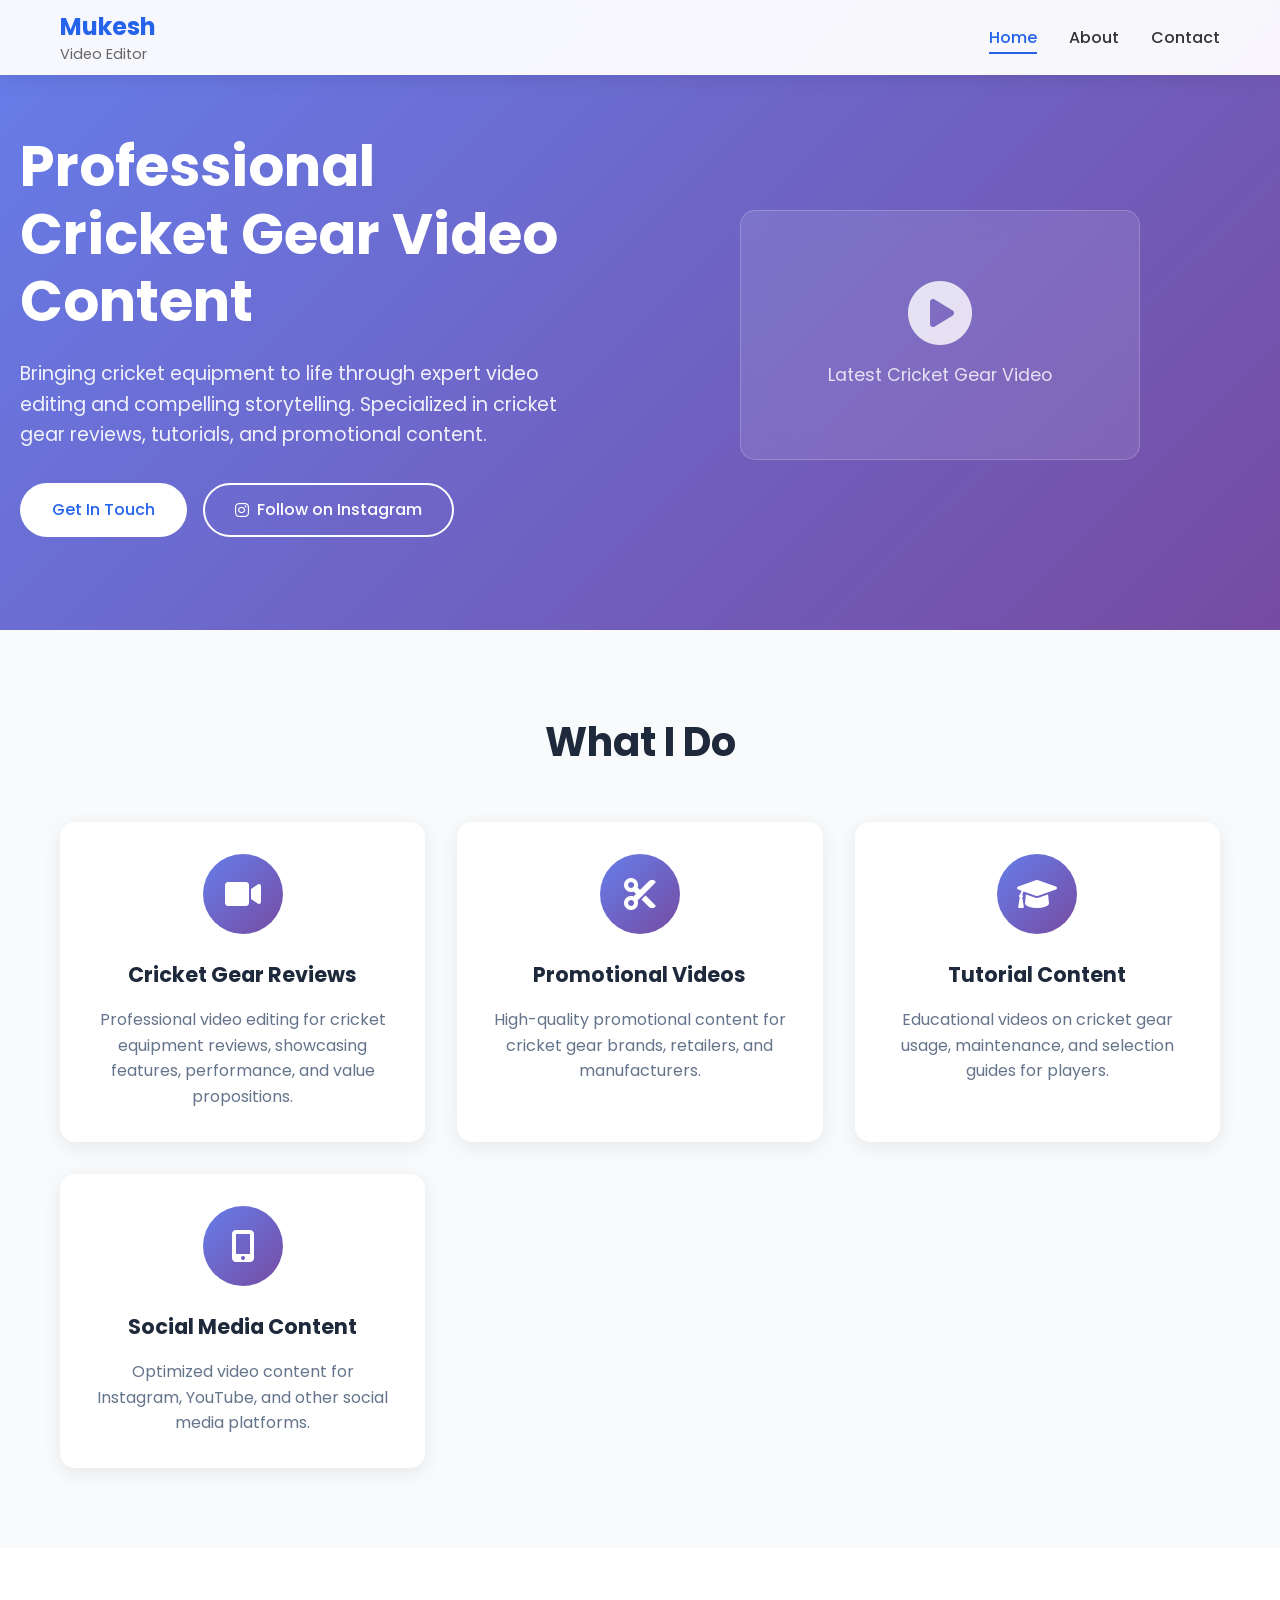
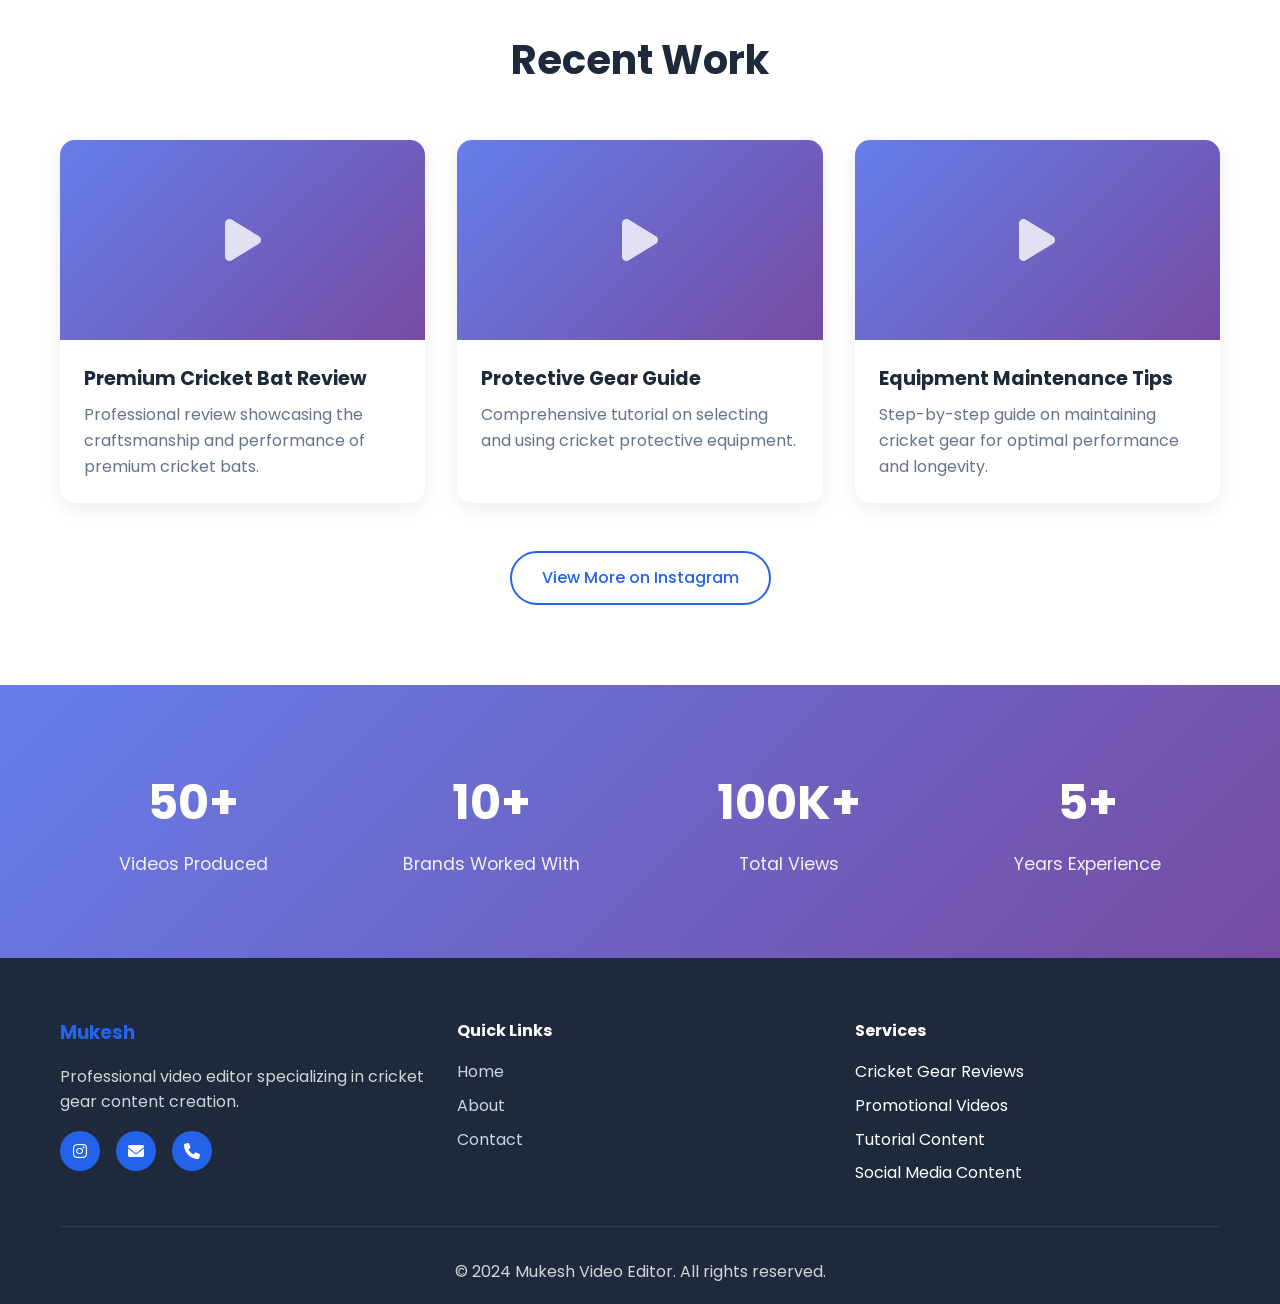
<file: index.html>
<!DOCTYPE html>
<html lang="en">
<head>
    <meta charset="UTF-8">
    <meta name="viewport" content="width=device-width, initial-scale=1.0">
    <title>Mukesh - Professional Video Editor | Cricket Gear Content Creator</title>
    <link rel="stylesheet" href="styles.css">
    <link href="https://cdnjs.cloudflare.com/ajax/libs/font-awesome/6.0.0/css/all.min.css" rel="stylesheet">
    <link href="https://fonts.googleapis.com/css2?family=Poppins:wght@300;400;500;600;700&display=swap" rel="stylesheet">
</head>
<body>
    <nav class="navbar">
        <div class="nav-container">
            <div class="nav-logo">
                <h2>Mukesh</h2>
                <span>Video Editor</span>
            </div>
            <ul class="nav-menu">
                <li class="nav-item">
                    <a href="index.html" class="nav-link active">Home</a>
                </li>
                <li class="nav-item">
                    <a href="about.html" class="nav-link">About</a>
                </li>
                <li class="nav-item">
                    <a href="contact.html" class="nav-link">Contact</a>
                </li>
            </ul>
            <div class="hamburger">
                <span class="bar"></span>
                <span class="bar"></span>
                <span class="bar"></span>
            </div>
        </div>
    </nav>

    <main>
        <!-- Hero Section -->
        <section class="hero">
            <div class="hero-content">
                <h1>Professional Cricket Gear Video Content</h1>
                <p>Bringing cricket equipment to life through expert video editing and compelling storytelling. Specialized in cricket gear reviews, tutorials, and promotional content.</p>
                <div class="hero-buttons">
                    <a href="contact.html" class="btn btn-primary">Get In Touch</a>
                    <a href="https://instagram.com/mukesh_videoeditor" target="_blank" class="btn btn-secondary">
                        <i class="fab fa-instagram"></i> Follow on Instagram
                    </a>
                </div>
            </div>
            <div class="hero-image">
                <div class="video-placeholder">
                    <i class="fas fa-play-circle"></i>
                    <span>Latest Cricket Gear Video</span>
                </div>
            </div>
        </section>

        <!-- Services Section -->
        <section class="services">
            <div class="container">
                <h2>What I Do</h2>
                <div class="services-grid">
                    <div class="service-card">
                        <div class="service-icon">
                            <i class="fas fa-video"></i>
                        </div>
                        <h3>Cricket Gear Reviews</h3>
                        <p>Professional video editing for cricket equipment reviews, showcasing features, performance, and value propositions.</p>
                    </div>
                    <div class="service-card">
                        <div class="service-icon">
                            <i class="fas fa-cut"></i>
                        </div>
                        <h3>Promotional Videos</h3>
                        <p>High-quality promotional content for cricket gear brands, retailers, and manufacturers.</p>
                    </div>
                    <div class="service-card">
                        <div class="service-icon">
                            <i class="fas fa-graduation-cap"></i>
                        </div>
                        <h3>Tutorial Content</h3>
                        <p>Educational videos on cricket gear usage, maintenance, and selection guides for players.</p>
                    </div>
                    <div class="service-card">
                        <div class="service-icon">
                            <i class="fas fa-mobile-alt"></i>
                        </div>
                        <h3>Social Media Content</h3>
                        <p>Optimized video content for Instagram, YouTube, and other social media platforms.</p>
                    </div>
                </div>
            </div>
        </section>

        <!-- Portfolio Section -->
        <section class="portfolio">
            <div class="container">
                <h2>Recent Work</h2>
                <div class="portfolio-grid">
                    <div class="portfolio-item">
                        <div class="portfolio-image">
                            <i class="fas fa-play"></i>
                        </div>
                        <div class="portfolio-content">
                            <h3>Premium Cricket Bat Review</h3>
                            <p>Professional review showcasing the craftsmanship and performance of premium cricket bats.</p>
                        </div>
                    </div>
                    <div class="portfolio-item">
                        <div class="portfolio-image">
                            <i class="fas fa-play"></i>
                        </div>
                        <div class="portfolio-content">
                            <h3>Protective Gear Guide</h3>
                            <p>Comprehensive tutorial on selecting and using cricket protective equipment.</p>
                        </div>
                    </div>
                    <div class="portfolio-item">
                        <div class="portfolio-image">
                            <i class="fas fa-play"></i>
                        </div>
                        <div class="portfolio-content">
                            <h3>Equipment Maintenance Tips</h3>
                            <p>Step-by-step guide on maintaining cricket gear for optimal performance and longevity.</p>
                        </div>
                    </div>
                </div>
                <div class="portfolio-cta">
                    <a href="https://instagram.com/mukesh_videoeditor" target="_blank" class="btn btn-outline">View More on Instagram</a>
                </div>
            </div>
        </section>

        <!-- Stats Section -->
        <section class="stats">
            <div class="container">
                <div class="stats-grid">
                    <div class="stat-item">
                        <h3>50+</h3>
                        <p>Videos Produced</p>
                    </div>
                    <div class="stat-item">
                        <h3>10+</h3>
                        <p>Brands Worked With</p>
                    </div>
                    <div class="stat-item">
                        <h3>100K+</h3>
                        <p>Total Views</p>
                    </div>
                    <div class="stat-item">
                        <h3>5+</h3>
                        <p>Years Experience</p>
                    </div>
                </div>
            </div>
        </section>
    </main>

    <footer class="footer">
        <div class="container">
            <div class="footer-content">
                <div class="footer-section">
                    <h3>Mukesh</h3>
                    <p>Professional video editor specializing in cricket gear content creation.</p>
                    <div class="social-links">
                        <a href="https://instagram.com/mukesh_videoeditor" target="_blank">
                            <i class="fab fa-instagram"></i>
                        </a>
                        <a href="mailto:mukesh.videoeditor@gmail.com">
                            <i class="fas fa-envelope"></i>
                        </a>
                        <a href="tel:+919876543210">
                            <i class="fas fa-phone"></i>
                        </a>
                    </div>
                </div>
                <div class="footer-section">
                    <h4>Quick Links</h4>
                    <ul>
                        <li><a href="index.html">Home</a></li>
                        <li><a href="about.html">About</a></li>
                        <li><a href="contact.html">Contact</a></li>
                    </ul>
                </div>
                <div class="footer-section">
                    <h4>Services</h4>
                    <ul>
                        <li>Cricket Gear Reviews</li>
                        <li>Promotional Videos</li>
                        <li>Tutorial Content</li>
                        <li>Social Media Content</li>
                    </ul>
                </div>
            </div>
            <div class="footer-bottom">
                <p>&copy; 2024 Mukesh Video Editor. All rights reserved.</p>
            </div>
        </div>
    </footer>

    <script src="script.js"></script>
</body>
</html>
</file>
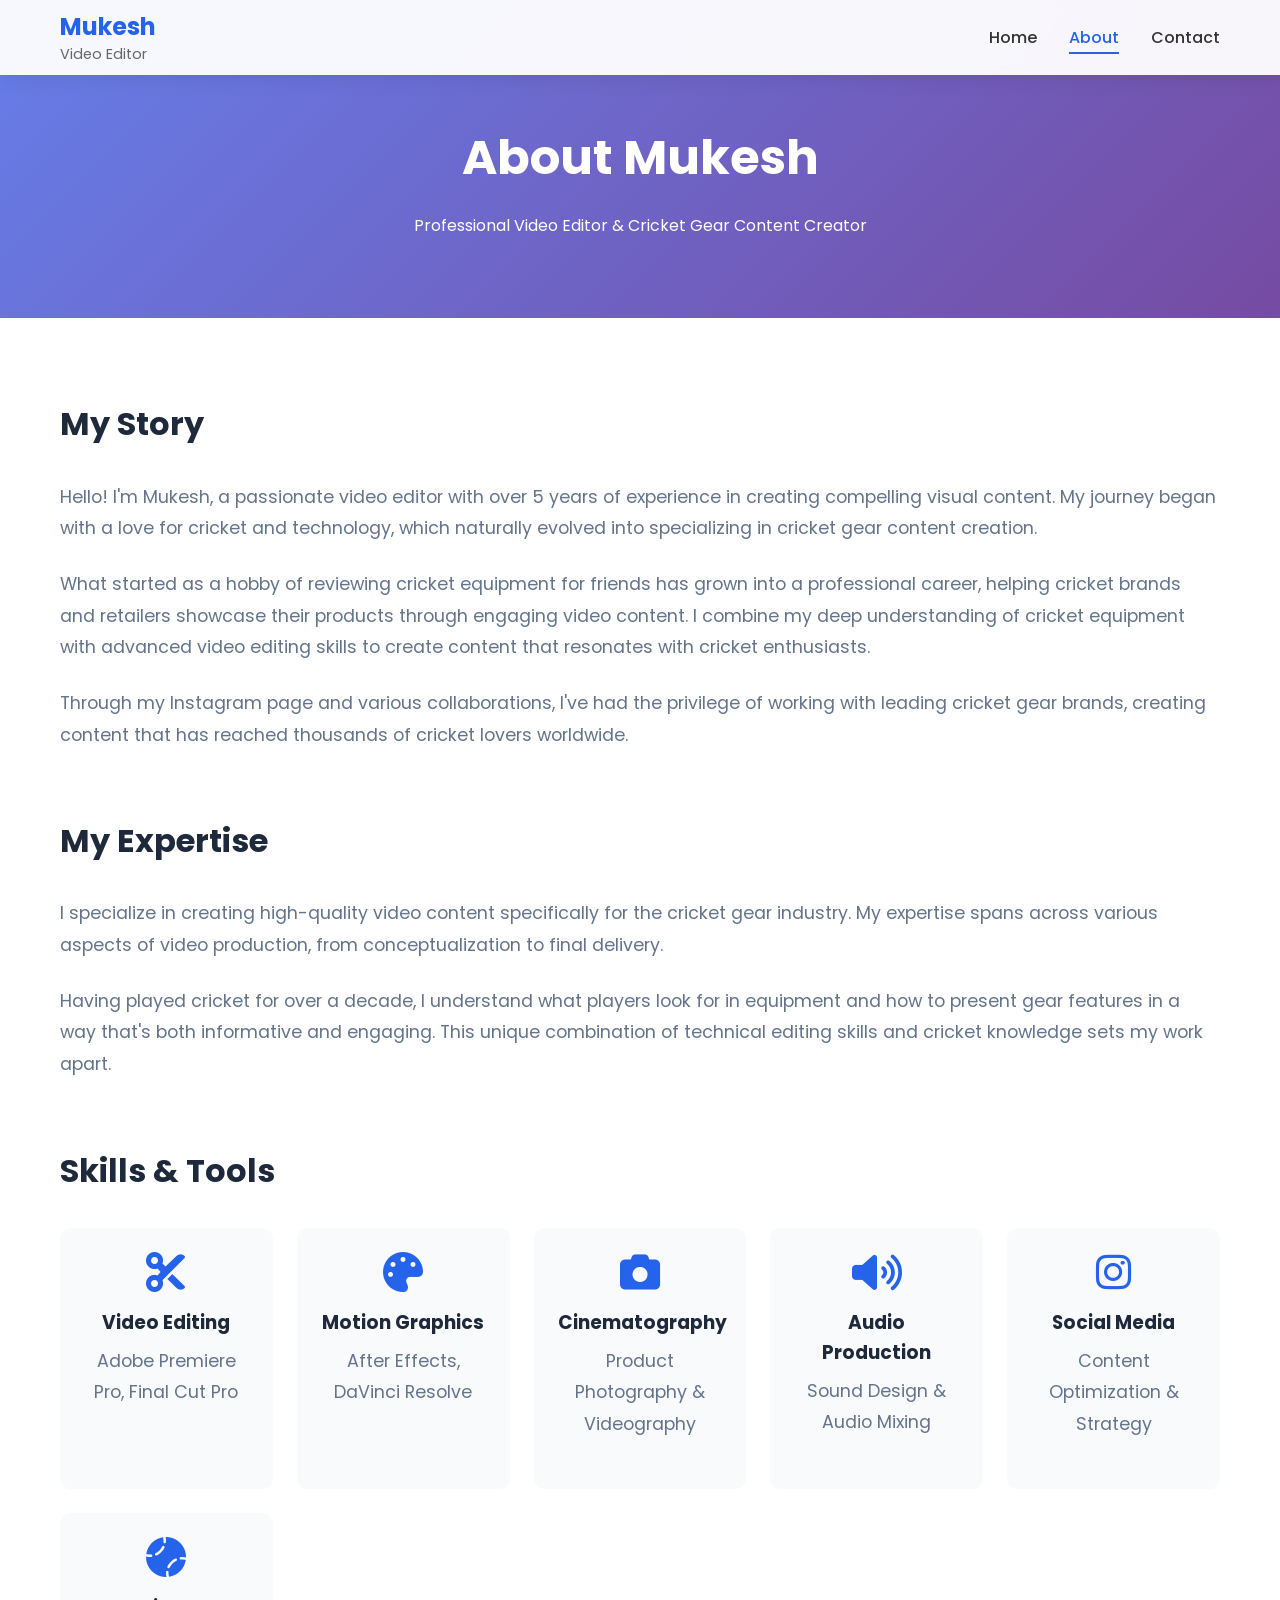
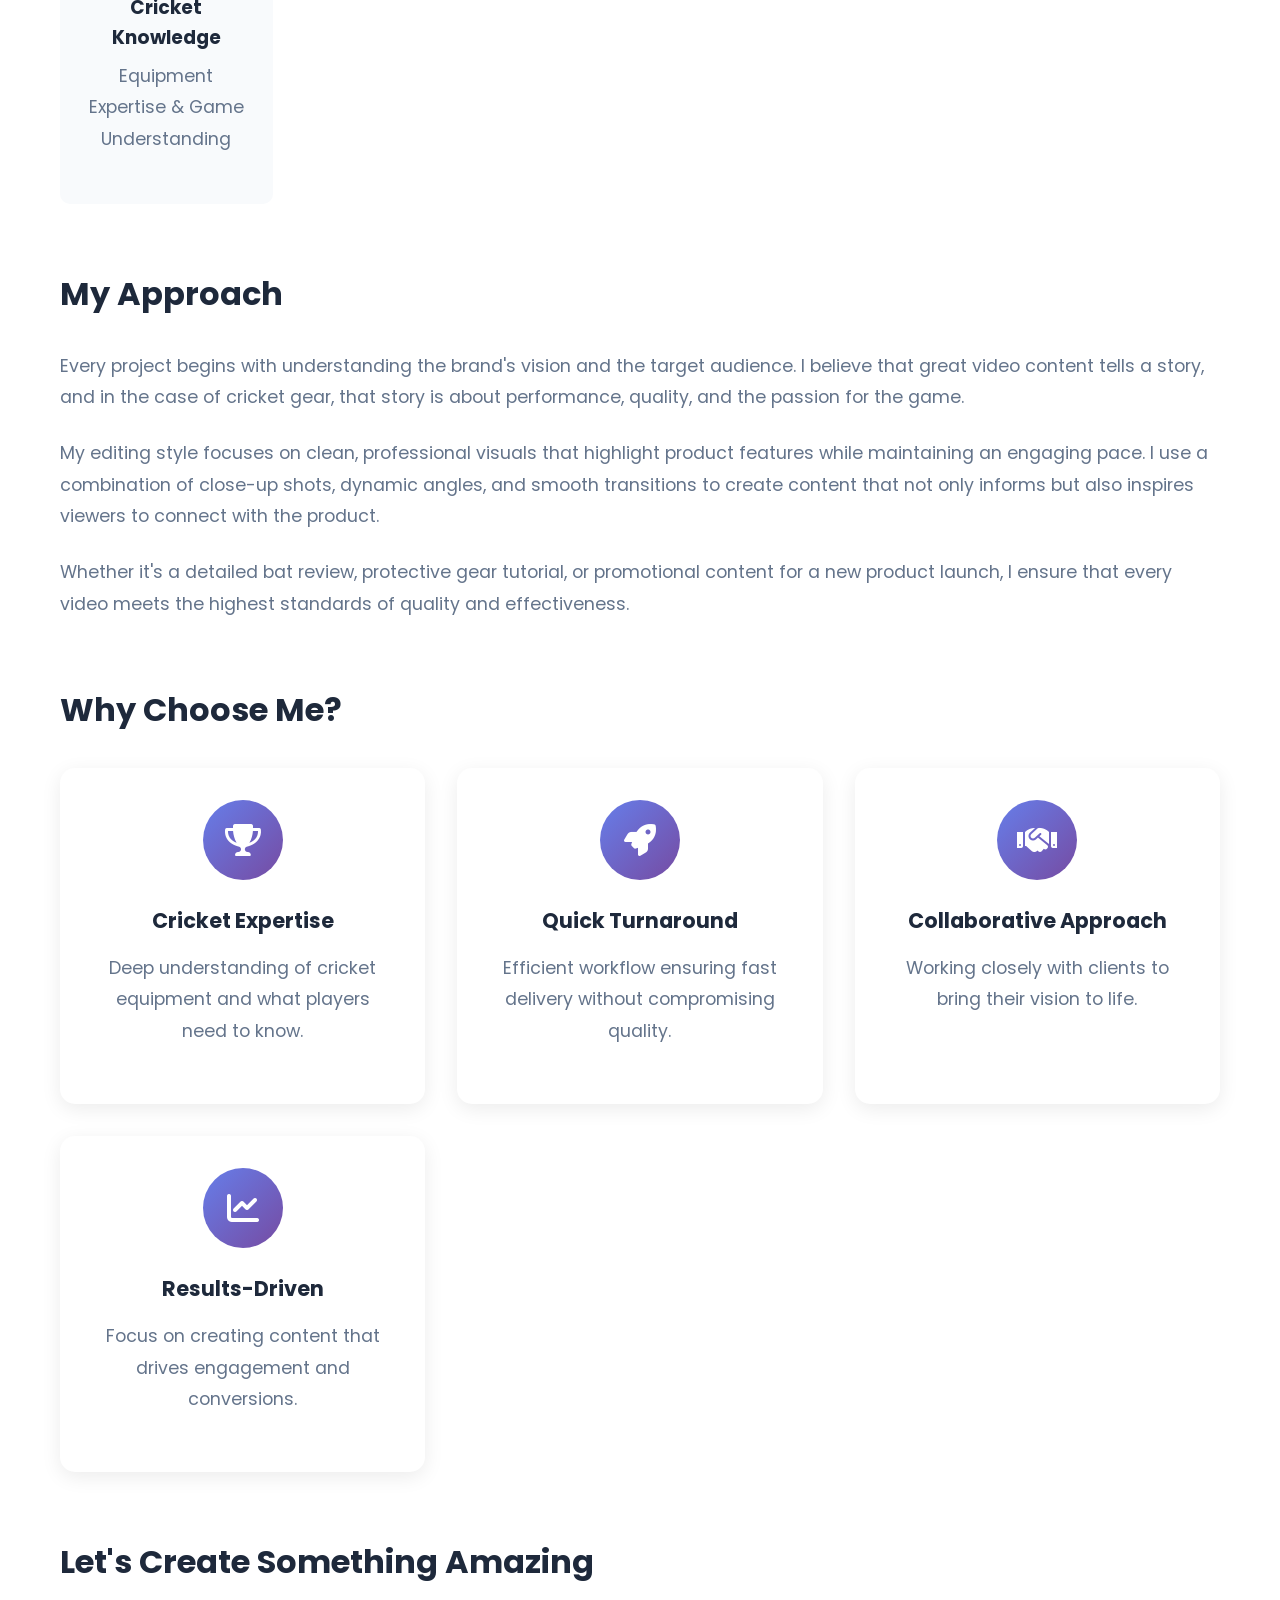
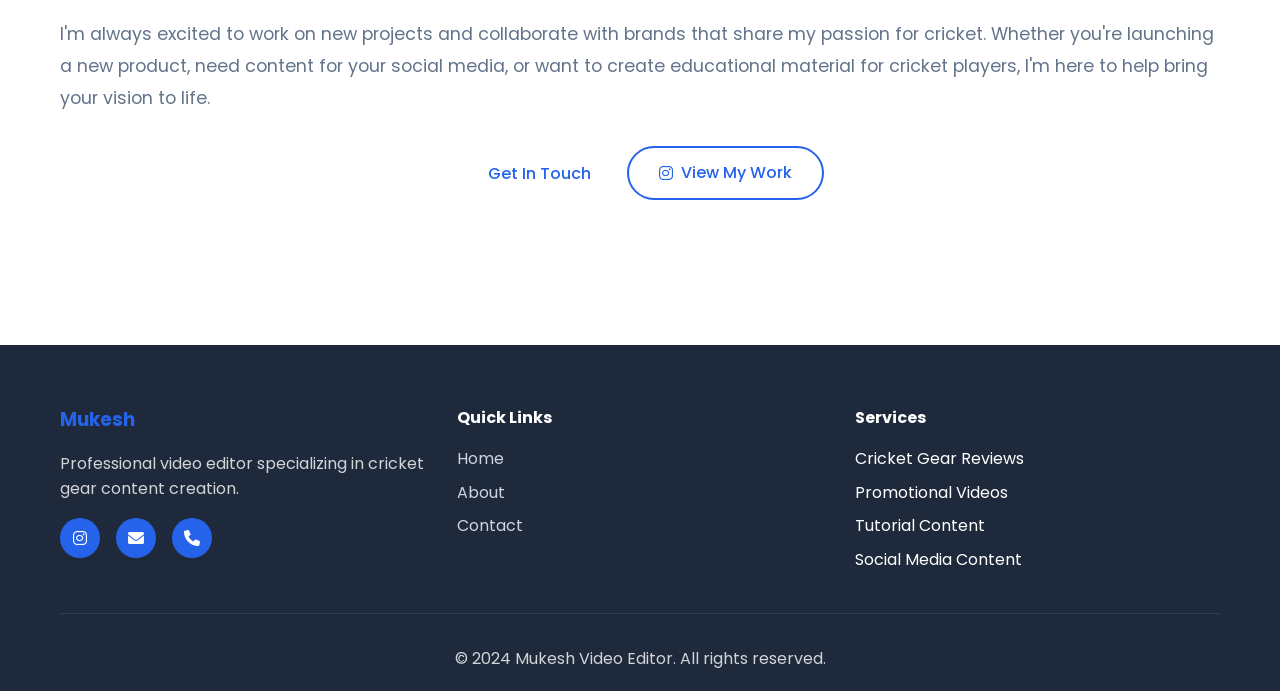
<file: about.html>
<!DOCTYPE html>
<html lang="en">
<head>
    <meta charset="UTF-8">
    <meta name="viewport" content="width=device-width, initial-scale=1.0">
    <title>About Mukesh - Professional Video Editor | Cricket Gear Content Creator</title>
    <link rel="stylesheet" href="styles.css">
    <link href="https://cdnjs.cloudflare.com/ajax/libs/font-awesome/6.0.0/css/all.min.css" rel="stylesheet">
    <link href="https://fonts.googleapis.com/css2?family=Poppins:wght@300;400;500;600;700&display=swap" rel="stylesheet">
</head>
<body>
    <nav class="navbar">
        <div class="nav-container">
            <div class="nav-logo">
                <h2>Mukesh</h2>
                <span>Video Editor</span>
            </div>
            <ul class="nav-menu">
                <li class="nav-item">
                    <a href="index.html" class="nav-link">Home</a>
                </li>
                <li class="nav-item">
                    <a href="about.html" class="nav-link active">About</a>
                </li>
                <li class="nav-item">
                    <a href="contact.html" class="nav-link">Contact</a>
                </li>
            </ul>
            <div class="hamburger">
                <span class="bar"></span>
                <span class="bar"></span>
                <span class="bar"></span>
            </div>
        </div>
    </nav>

    <main>
        <!-- About Hero Section -->
        <section class="about-hero">
            <div class="container">
                <h1>About Mukesh</h1>
                <p>Professional Video Editor & Cricket Gear Content Creator</p>
            </div>
        </section>

        <!-- About Content -->
        <section class="about-content">
            <div class="container">
                <div class="about-section">
                    <h2>My Story</h2>
                    <p>
                        Hello! I'm Mukesh, a passionate video editor with over 5 years of experience in creating compelling visual content. 
                        My journey began with a love for cricket and technology, which naturally evolved into specializing in cricket gear content creation.
                    </p>
                    <p>
                        What started as a hobby of reviewing cricket equipment for friends has grown into a professional career, 
                        helping cricket brands and retailers showcase their products through engaging video content. 
                        I combine my deep understanding of cricket equipment with advanced video editing skills to create content that resonates with cricket enthusiasts.
                    </p>
                    <p>
                        Through my Instagram page and various collaborations, I've had the privilege of working with leading cricket gear brands, 
                        creating content that has reached thousands of cricket lovers worldwide.
                    </p>
                </div>

                <div class="about-section">
                    <h2>My Expertise</h2>
                    <p>
                        I specialize in creating high-quality video content specifically for the cricket gear industry. 
                        My expertise spans across various aspects of video production, from conceptualization to final delivery.
                    </p>
                    <p>
                        Having played cricket for over a decade, I understand what players look for in equipment and how to present 
                        gear features in a way that's both informative and engaging. This unique combination of technical editing skills 
                        and cricket knowledge sets my work apart.
                    </p>
                </div>

                <div class="about-section">
                    <h2>Skills & Tools</h2>
                    <div class="skills-grid">
                        <div class="skill-item">
                            <i class="fas fa-cut"></i>
                            <h3>Video Editing</h3>
                            <p>Adobe Premiere Pro, Final Cut Pro</p>
                        </div>
                        <div class="skill-item">
                            <i class="fas fa-palette"></i>
                            <h3>Motion Graphics</h3>
                            <p>After Effects, DaVinci Resolve</p>
                        </div>
                        <div class="skill-item">
                            <i class="fas fa-camera"></i>
                            <h3>Cinematography</h3>
                            <p>Product Photography & Videography</p>
                        </div>
                        <div class="skill-item">
                            <i class="fas fa-volume-up"></i>
                            <h3>Audio Production</h3>
                            <p>Sound Design & Audio Mixing</p>
                        </div>
                        <div class="skill-item">
                            <i class="fab fa-instagram"></i>
                            <h3>Social Media</h3>
                            <p>Content Optimization & Strategy</p>
                        </div>
                        <div class="skill-item">
                            <i class="fas fa-baseball-ball"></i>
                            <h3>Cricket Knowledge</h3>
                            <p>Equipment Expertise & Game Understanding</p>
                        </div>
                    </div>
                </div>

                <div class="about-section">
                    <h2>My Approach</h2>
                    <p>
                        Every project begins with understanding the brand's vision and the target audience. I believe that great video content 
                        tells a story, and in the case of cricket gear, that story is about performance, quality, and the passion for the game.
                    </p>
                    <p>
                        My editing style focuses on clean, professional visuals that highlight product features while maintaining an engaging pace. 
                        I use a combination of close-up shots, dynamic angles, and smooth transitions to create content that not only informs 
                        but also inspires viewers to connect with the product.
                    </p>
                    <p>
                        Whether it's a detailed bat review, protective gear tutorial, or promotional content for a new product launch, 
                        I ensure that every video meets the highest standards of quality and effectiveness.
                    </p>
                </div>

                <div class="about-section">
                    <h2>Why Choose Me?</h2>
                    <div class="services-grid">
                        <div class="service-card">
                            <div class="service-icon">
                                <i class="fas fa-trophy"></i>
                            </div>
                            <h3>Cricket Expertise</h3>
                            <p>Deep understanding of cricket equipment and what players need to know.</p>
                        </div>
                        <div class="service-card">
                            <div class="service-icon">
                                <i class="fas fa-rocket"></i>
                            </div>
                            <h3>Quick Turnaround</h3>
                            <p>Efficient workflow ensuring fast delivery without compromising quality.</p>
                        </div>
                        <div class="service-card">
                            <div class="service-icon">
                                <i class="fas fa-handshake"></i>
                            </div>
                            <h3>Collaborative Approach</h3>
                            <p>Working closely with clients to bring their vision to life.</p>
                        </div>
                        <div class="service-card">
                            <div class="service-icon">
                                <i class="fas fa-chart-line"></i>
                            </div>
                            <h3>Results-Driven</h3>
                            <p>Focus on creating content that drives engagement and conversions.</p>
                        </div>
                    </div>
                </div>

                <div class="about-section">
                    <h2>Let's Create Something Amazing</h2>
                    <p>
                        I'm always excited to work on new projects and collaborate with brands that share my passion for cricket. 
                        Whether you're launching a new product, need content for your social media, or want to create educational material 
                        for cricket players, I'm here to help bring your vision to life.
                    </p>
                    <div style="text-align: center; margin-top: 2rem;">
                        <a href="contact.html" class="btn btn-primary">Get In Touch</a>
                        <a href="https://instagram.com/mukesh_videoeditor" target="_blank" class="btn btn-outline">
                            <i class="fab fa-instagram"></i> View My Work
                        </a>
                    </div>
                </div>
            </div>
        </section>
    </main>

    <footer class="footer">
        <div class="container">
            <div class="footer-content">
                <div class="footer-section">
                    <h3>Mukesh</h3>
                    <p>Professional video editor specializing in cricket gear content creation.</p>
                    <div class="social-links">
                        <a href="https://instagram.com/mukesh_videoeditor" target="_blank">
                            <i class="fab fa-instagram"></i>
                        </a>
                        <a href="mailto:mukesh.videoeditor@gmail.com">
                            <i class="fas fa-envelope"></i>
                        </a>
                        <a href="tel:+919876543210">
                            <i class="fas fa-phone"></i>
                        </a>
                    </div>
                </div>
                <div class="footer-section">
                    <h4>Quick Links</h4>
                    <ul>
                        <li><a href="index.html">Home</a></li>
                        <li><a href="about.html">About</a></li>
                        <li><a href="contact.html">Contact</a></li>
                    </ul>
                </div>
                <div class="footer-section">
                    <h4>Services</h4>
                    <ul>
                        <li>Cricket Gear Reviews</li>
                        <li>Promotional Videos</li>
                        <li>Tutorial Content</li>
                        <li>Social Media Content</li>
                    </ul>
                </div>
            </div>
            <div class="footer-bottom">
                <p>&copy; 2024 Mukesh Video Editor. All rights reserved.</p>
            </div>
        </div>
    </footer>

    <script src="script.js"></script>
</body>
</html>
</file>
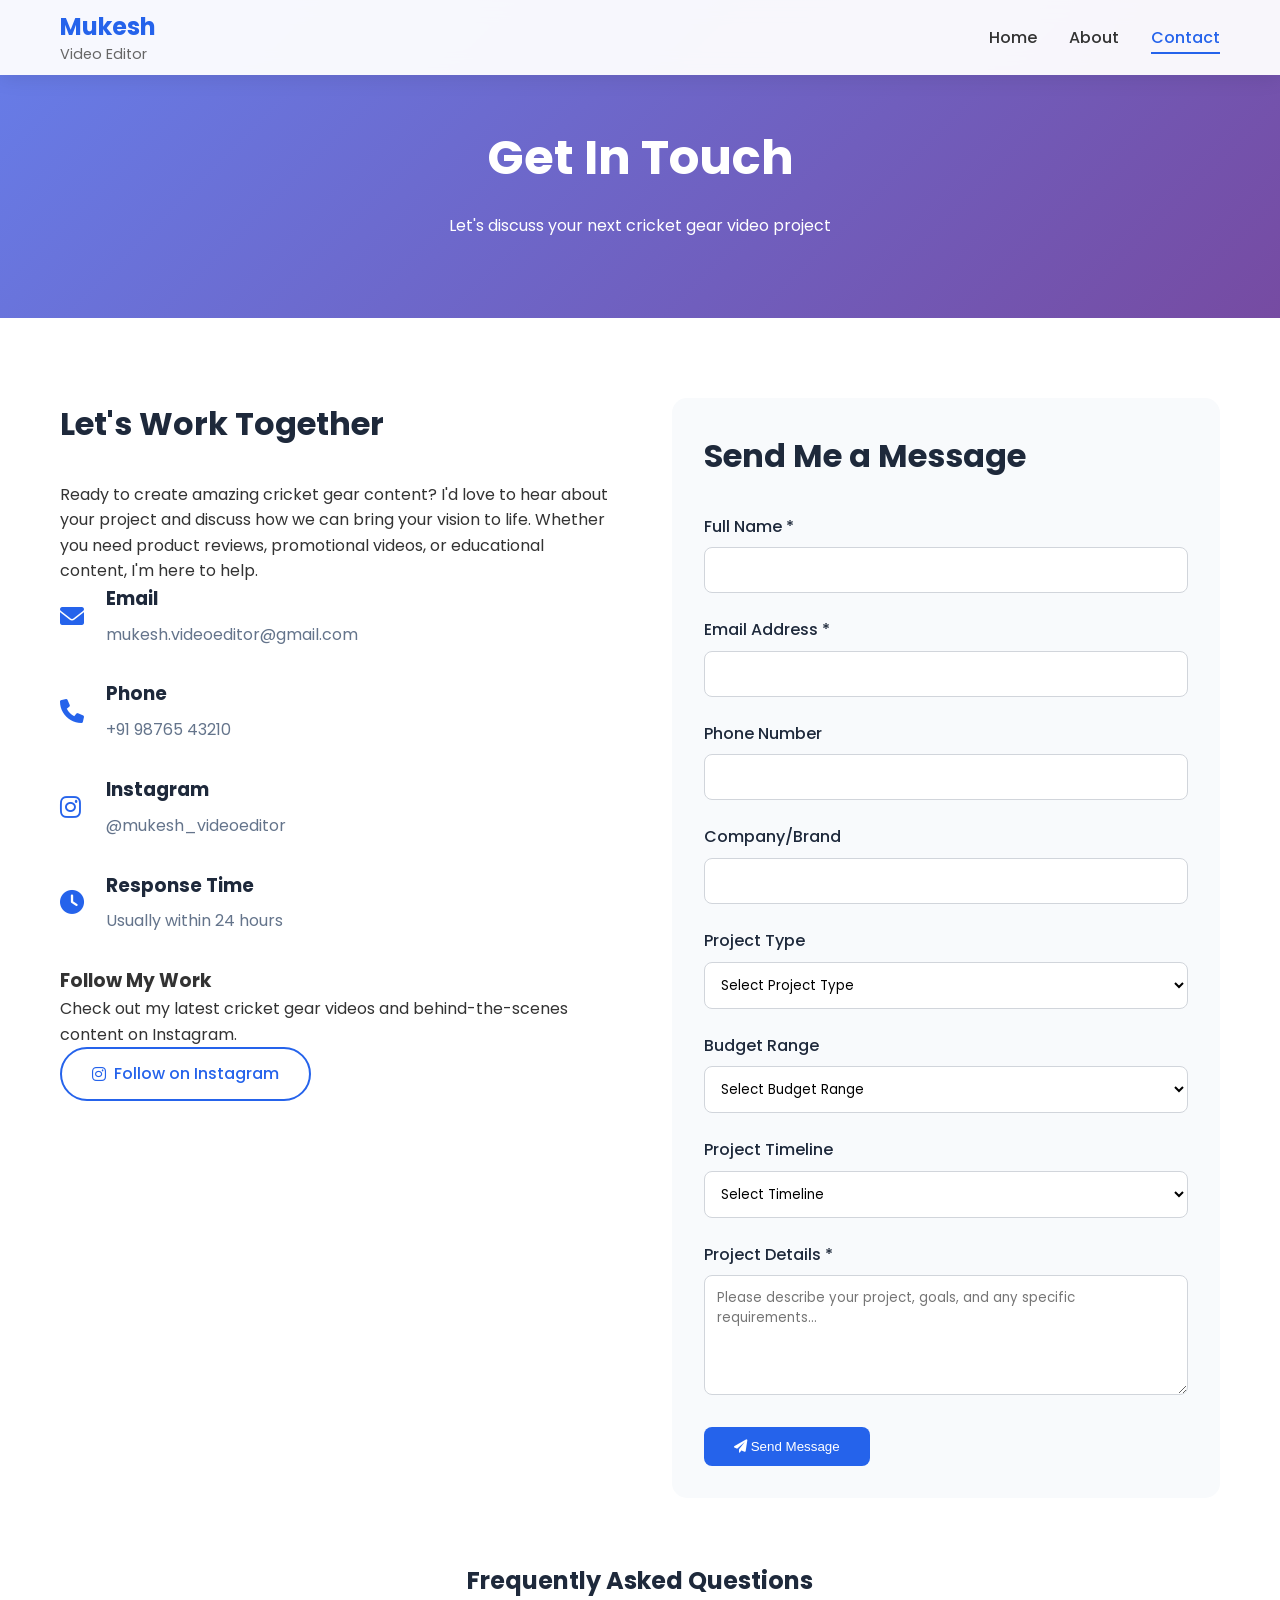
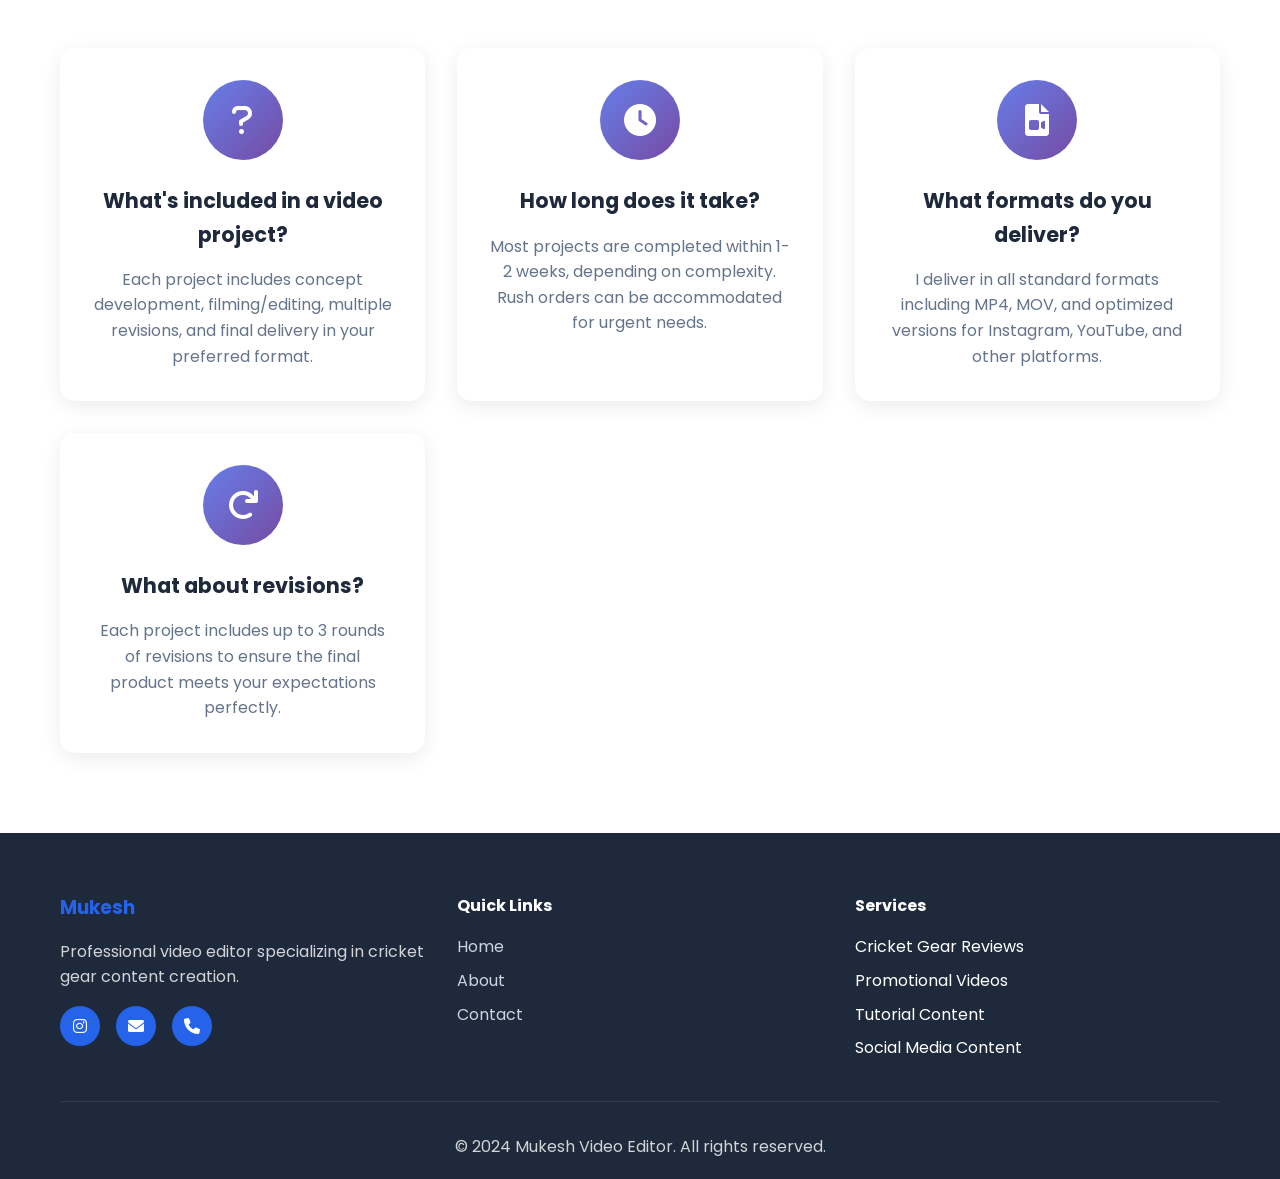
<file: contact.html>
<!DOCTYPE html>
<html lang="en">
<head>
    <meta charset="UTF-8">
    <meta name="viewport" content="width=device-width, initial-scale=1.0">
    <title>Contact Mukesh - Professional Video Editor | Cricket Gear Content Creator</title>
    <link rel="stylesheet" href="styles.css">
    <link href="https://cdnjs.cloudflare.com/ajax/libs/font-awesome/6.0.0/css/all.min.css" rel="stylesheet">
    <link href="https://fonts.googleapis.com/css2?family=Poppins:wght@300;400;500;600;700&display=swap" rel="stylesheet">
</head>
<body>
    <nav class="navbar">
        <div class="nav-container">
            <div class="nav-logo">
                <h2>Mukesh</h2>
                <span>Video Editor</span>
            </div>
            <ul class="nav-menu">
                <li class="nav-item">
                    <a href="index.html" class="nav-link">Home</a>
                </li>
                <li class="nav-item">
                    <a href="about.html" class="nav-link">About</a>
                </li>
                <li class="nav-item">
                    <a href="contact.html" class="nav-link active">Contact</a>
                </li>
            </ul>
            <div class="hamburger">
                <span class="bar"></span>
                <span class="bar"></span>
                <span class="bar"></span>
            </div>
        </div>
    </nav>

    <main>
        <!-- Contact Hero Section -->
        <section class="contact-hero">
            <div class="container">
                <h1>Get In Touch</h1>
                <p>Let's discuss your next cricket gear video project</p>
            </div>
        </section>

        <!-- Contact Content -->
        <section class="contact-content">
            <div class="container">
                <div class="contact-grid">
                    <div class="contact-info">
                        <h2>Let's Work Together</h2>
                        <p>
                            Ready to create amazing cricket gear content? I'd love to hear about your project and discuss how we can bring your vision to life. 
                            Whether you need product reviews, promotional videos, or educational content, I'm here to help.
                        </p>

                        <div class="contact-item">
                            <i class="fas fa-envelope"></i>
                            <div>
                                <h3>Email</h3>
                                <p>mukesh.videoeditor@gmail.com</p>
                            </div>
                        </div>

                        <div class="contact-item">
                            <i class="fas fa-phone"></i>
                            <div>
                                <h3>Phone</h3>
                                <p>+91 98765 43210</p>
                            </div>
                        </div>

                        <div class="contact-item">
                            <i class="fab fa-instagram"></i>
                            <div>
                                <h3>Instagram</h3>
                                <p>@mukesh_videoeditor</p>
                            </div>
                        </div>

                        <div class="contact-item">
                            <i class="fas fa-clock"></i>
                            <div>
                                <h3>Response Time</h3>
                                <p>Usually within 24 hours</p>
                            </div>
                        </div>

                        <div style="margin-top: 2rem;">
                            <h3>Follow My Work</h3>
                            <p>Check out my latest cricket gear videos and behind-the-scenes content on Instagram.</p>
                            <a href="https://instagram.com/mukesh_videoeditor" target="_blank" class="btn btn-outline">
                                <i class="fab fa-instagram"></i> Follow on Instagram
                            </a>
                        </div>
                    </div>

                    <div class="contact-form">
                        <h2>Send Me a Message</h2>
                        <form id="contactForm">
                            <div class="form-group">
                                <label for="name">Full Name *</label>
                                <input type="text" id="name" name="name" required>
                            </div>

                            <div class="form-group">
                                <label for="email">Email Address *</label>
                                <input type="email" id="email" name="email" required>
                            </div>

                            <div class="form-group">
                                <label for="phone">Phone Number</label>
                                <input type="tel" id="phone" name="phone">
                            </div>

                            <div class="form-group">
                                <label for="company">Company/Brand</label>
                                <input type="text" id="company" name="company">
                            </div>

                            <div class="form-group">
                                <label for="projectType">Project Type</label>
                                <select id="projectType" name="projectType">
                                    <option value="">Select Project Type</option>
                                    <option value="product-review">Product Review Video</option>
                                    <option value="promotional">Promotional Content</option>
                                    <option value="tutorial">Tutorial/Educational Content</option>
                                    <option value="social-media">Social Media Content</option>
                                    <option value="other">Other</option>
                                </select>
                            </div>

                            <div class="form-group">
                                <label for="budget">Budget Range</label>
                                <select id="budget" name="budget">
                                    <option value="">Select Budget Range</option>
                                    <option value="under-5000">Under ₹5,000</option>
                                    <option value="5000-10000">₹5,000 - ₹10,000</option>
                                    <option value="10000-25000">₹10,000 - ₹25,000</option>
                                    <option value="25000-50000">₹25,000 - ₹50,000</option>
                                    <option value="50000-plus">₹50,000+</option>
                                </select>
                            </div>

                            <div class="form-group">
                                <label for="timeline">Project Timeline</label>
                                <select id="timeline" name="timeline">
                                    <option value="">Select Timeline</option>
                                    <option value="urgent">Urgent (1-3 days)</option>
                                    <option value="week">Within a week</option>
                                    <option value="2-weeks">2-3 weeks</option>
                                    <option value="month">Within a month</option>
                                    <option value="flexible">Flexible</option>
                                </select>
                            </div>

                            <div class="form-group">
                                <label for="message">Project Details *</label>
                                <textarea id="message" name="message" placeholder="Please describe your project, goals, and any specific requirements..." required></textarea>
                            </div>

                            <button type="submit" class="submit-btn">
                                <i class="fas fa-paper-plane"></i> Send Message
                            </button>
                        </form>
                    </div>
                </div>

                <!-- FAQ Section -->
                <div style="margin-top: 4rem;">
                    <h2 style="text-align: center; margin-bottom: 3rem; color: #1e293b;">Frequently Asked Questions</h2>
                    <div class="services-grid">
                        <div class="service-card">
                            <div class="service-icon">
                                <i class="fas fa-question"></i>
                            </div>
                            <h3>What's included in a video project?</h3>
                            <p>Each project includes concept development, filming/editing, multiple revisions, and final delivery in your preferred format.</p>
                        </div>
                        <div class="service-card">
                            <div class="service-icon">
                                <i class="fas fa-clock"></i>
                            </div>
                            <h3>How long does it take?</h3>
                            <p>Most projects are completed within 1-2 weeks, depending on complexity. Rush orders can be accommodated for urgent needs.</p>
                        </div>
                        <div class="service-card">
                            <div class="service-icon">
                                <i class="fas fa-file-video"></i>
                            </div>
                            <h3>What formats do you deliver?</h3>
                            <p>I deliver in all standard formats including MP4, MOV, and optimized versions for Instagram, YouTube, and other platforms.</p>
                        </div>
                        <div class="service-card">
                            <div class="service-icon">
                                <i class="fas fa-redo"></i>
                            </div>
                            <h3>What about revisions?</h3>
                            <p>Each project includes up to 3 rounds of revisions to ensure the final product meets your expectations perfectly.</p>
                        </div>
                    </div>
                </div>
            </div>
        </section>
    </main>

    <footer class="footer">
        <div class="container">
            <div class="footer-content">
                <div class="footer-section">
                    <h3>Mukesh</h3>
                    <p>Professional video editor specializing in cricket gear content creation.</p>
                    <div class="social-links">
                        <a href="https://instagram.com/mukesh_videoeditor" target="_blank">
                            <i class="fab fa-instagram"></i>
                        </a>
                        <a href="mailto:mukesh.videoeditor@gmail.com">
                            <i class="fas fa-envelope"></i>
                        </a>
                        <a href="tel:+919876543210">
                            <i class="fas fa-phone"></i>
                        </a>
                    </div>
                </div>
                <div class="footer-section">
                    <h4>Quick Links</h4>
                    <ul>
                        <li><a href="index.html">Home</a></li>
                        <li><a href="about.html">About</a></li>
                        <li><a href="contact.html">Contact</a></li>
                    </ul>
                </div>
                <div class="footer-section">
                    <h4>Services</h4>
                    <ul>
                        <li>Cricket Gear Reviews</li>
                        <li>Promotional Videos</li>
                        <li>Tutorial Content</li>
                        <li>Social Media Content</li>
                    </ul>
                </div>
            </div>
            <div class="footer-bottom">
                <p>&copy; 2024 Mukesh Video Editor. All rights reserved.</p>
            </div>
        </div>
    </footer>

    <script src="script.js"></script>
</body>
</html>
</file>
<file: styles.css>
/* Reset and Base Styles */
* {
    margin: 0;
    padding: 0;
    box-sizing: border-box;
}

body {
    font-family: 'Poppins', sans-serif;
    line-height: 1.6;
    color: #333;
    overflow-x: hidden;
}

.container {
    max-width: 1200px;
    margin: 0 auto;
    padding: 0 20px;
}

/* Navigation */
.navbar {
    background: rgba(255, 255, 255, 0.95);
    backdrop-filter: blur(10px);
    position: fixed;
    top: 0;
    width: 100%;
    z-index: 1000;
    padding: 0.5rem 0;
    box-shadow: 0 2px 20px rgba(0, 0, 0, 0.1);
}

.nav-container {
    max-width: 1200px;
    margin: 0 auto;
    padding: 0 20px;
    display: flex;
    justify-content: space-between;
    align-items: center;
}

.nav-logo h2 {
    color: #2563eb;
    font-weight: 700;
    margin-bottom: -5px;
}

.nav-logo span {
    color: #666;
    font-size: 0.9rem;
    font-weight: 400;
}

.nav-menu {
    display: flex;
    list-style: none;
    gap: 2rem;
}

.nav-link {
    text-decoration: none;
    color: #333;
    font-weight: 500;
    transition: color 0.3s ease;
    position: relative;
}

.nav-link:hover,
.nav-link.active {
    color: #2563eb;
}

.nav-link.active::after {
    content: '';
    position: absolute;
    bottom: -5px;
    left: 0;
    width: 100%;
    height: 2px;
    background: #2563eb;
}

.hamburger {
    display: none;
    flex-direction: column;
    cursor: pointer;
}

.bar {
    width: 25px;
    height: 3px;
    background: #333;
    margin: 3px 0;
    transition: 0.3s;
}

/* Hero Section */
.hero {
    padding: 120px 0 80px;
    background: linear-gradient(135deg, #667eea 0%, #764ba2 100%);
    color: white;
    display: flex;
    align-items: center;
    min-height: 70vh;
}

.hero-content {
    flex: 1;
    max-width: 600px;
    padding: 0 20px;
}

.hero h1 {
    font-size: 3.5rem;
    font-weight: 700;
    margin-bottom: 1.5rem;
    line-height: 1.2;
}

.hero p {
    font-size: 1.2rem;
    margin-bottom: 2rem;
    opacity: 0.9;
}

.hero-buttons {
    display: flex;
    gap: 1rem;
    flex-wrap: wrap;
}

.hero-image {
    flex: 1;
    display: flex;
    justify-content: center;
    align-items: center;
    padding: 0 20px;
}

.video-placeholder {
    width: 400px;
    height: 250px;
    background: rgba(255, 255, 255, 0.1);
    border-radius: 15px;
    display: flex;
    flex-direction: column;
    justify-content: center;
    align-items: center;
    backdrop-filter: blur(10px);
    border: 1px solid rgba(255, 255, 255, 0.2);
}

.video-placeholder i {
    font-size: 4rem;
    margin-bottom: 1rem;
    opacity: 0.8;
}

.video-placeholder span {
    font-size: 1.1rem;
    opacity: 0.8;
}

/* Buttons */
.btn {
    display: inline-flex;
    align-items: center;
    gap: 0.5rem;
    padding: 12px 30px;
    border-radius: 50px;
    text-decoration: none;
    font-weight: 500;
    transition: all 0.3s ease;
    border: 2px solid transparent;
}

.btn-primary {
    background: #fff;
    color: #2563eb;
}

.btn-primary:hover {
    background: transparent;
    color: #fff;
    border-color: #fff;
}

.btn-secondary {
    background: transparent;
    color: #fff;
    border-color: #fff;
}

.btn-secondary:hover {
    background: #fff;
    color: #2563eb;
}

.btn-outline {
    background: transparent;
    color: #2563eb;
    border-color: #2563eb;
}

.btn-outline:hover {
    background: #2563eb;
    color: #fff;
}

/* Services Section */
.services {
    padding: 80px 0;
    background: #f8fafc;
}

.services h2 {
    text-align: center;
    font-size: 2.5rem;
    margin-bottom: 3rem;
    color: #1e293b;
}

.services-grid {
    display: grid;
    grid-template-columns: repeat(auto-fit, minmax(280px, 1fr));
    gap: 2rem;
}

.service-card {
    background: white;
    padding: 2rem;
    border-radius: 15px;
    text-align: center;
    box-shadow: 0 5px 20px rgba(0, 0, 0, 0.08);
    transition: transform 0.3s ease, box-shadow 0.3s ease;
}

.service-card:hover {
    transform: translateY(-5px);
    box-shadow: 0 10px 30px rgba(0, 0, 0, 0.15);
}

.service-icon {
    width: 80px;
    height: 80px;
    background: linear-gradient(135deg, #667eea 0%, #764ba2 100%);
    border-radius: 50%;
    display: flex;
    align-items: center;
    justify-content: center;
    margin: 0 auto 1.5rem;
}

.service-icon i {
    font-size: 2rem;
    color: white;
}

.service-card h3 {
    font-size: 1.3rem;
    margin-bottom: 1rem;
    color: #1e293b;
}

.service-card p {
    color: #64748b;
    line-height: 1.6;
}

/* Portfolio Section */
.portfolio {
    padding: 80px 0;
}

.portfolio h2 {
    text-align: center;
    font-size: 2.5rem;
    margin-bottom: 3rem;
    color: #1e293b;
}

.portfolio-grid {
    display: grid;
    grid-template-columns: repeat(auto-fit, minmax(350px, 1fr));
    gap: 2rem;
    margin-bottom: 3rem;
}

.portfolio-item {
    background: white;
    border-radius: 15px;
    overflow: hidden;
    box-shadow: 0 5px 20px rgba(0, 0, 0, 0.08);
    transition: transform 0.3s ease;
}

.portfolio-item:hover {
    transform: translateY(-5px);
}

.portfolio-image {
    height: 200px;
    background: linear-gradient(135deg, #667eea 0%, #764ba2 100%);
    display: flex;
    align-items: center;
    justify-content: center;
    color: white;
}

.portfolio-image i {
    font-size: 3rem;
    opacity: 0.8;
}

.portfolio-content {
    padding: 1.5rem;
}

.portfolio-content h3 {
    font-size: 1.2rem;
    margin-bottom: 0.5rem;
    color: #1e293b;
}

.portfolio-content p {
    color: #64748b;
    line-height: 1.6;
}

.portfolio-cta {
    text-align: center;
}

/* Stats Section */
.stats {
    padding: 80px 0;
    background: linear-gradient(135deg, #667eea 0%, #764ba2 100%);
    color: white;
}

.stats-grid {
    display: grid;
    grid-template-columns: repeat(auto-fit, minmax(200px, 1fr));
    gap: 2rem;
}

.stat-item {
    text-align: center;
}

.stat-item h3 {
    font-size: 3rem;
    font-weight: 700;
    margin-bottom: 0.5rem;
}

.stat-item p {
    font-size: 1.1rem;
    opacity: 0.9;
}

/* Footer */
.footer {
    background: #1e293b;
    color: white;
    padding: 60px 0 20px;
}

.footer-content {
    display: grid;
    grid-template-columns: repeat(auto-fit, minmax(250px, 1fr));
    gap: 2rem;
    margin-bottom: 2rem;
}

.footer-section h3 {
    color: #2563eb;
    margin-bottom: 1rem;
}

.footer-section h4 {
    margin-bottom: 1rem;
}

.footer-section p {
    opacity: 0.8;
    line-height: 1.6;
}

.footer-section ul {
    list-style: none;
}

.footer-section ul li {
    margin-bottom: 0.5rem;
}

.footer-section ul li a {
    color: #cbd5e1;
    text-decoration: none;
    transition: color 0.3s ease;
}

.footer-section ul li a:hover {
    color: #2563eb;
}

.social-links {
    display: flex;
    gap: 1rem;
    margin-top: 1rem;
}

.social-links a {
    width: 40px;
    height: 40px;
    background: #2563eb;
    border-radius: 50%;
    display: flex;
    align-items: center;
    justify-content: center;
    color: white;
    text-decoration: none;
    transition: transform 0.3s ease;
}

.social-links a:hover {
    transform: translateY(-3px);
}

.footer-bottom {
    text-align: center;
    padding-top: 2rem;
    border-top: 1px solid #334155;
    opacity: 0.8;
}

/* About Page Specific Styles */
.about-hero {
    padding: 120px 0 80px;
    background: linear-gradient(135deg, #667eea 0%, #764ba2 100%);
    color: white;
    text-align: center;
}

.about-hero h1 {
    font-size: 3rem;
    margin-bottom: 1rem;
}

.about-content {
    padding: 80px 0;
}

.about-section {
    margin-bottom: 4rem;
}

.about-section h2 {
    font-size: 2rem;
    margin-bottom: 2rem;
    color: #1e293b;
}

.about-section p {
    font-size: 1.1rem;
    line-height: 1.8;
    color: #64748b;
    margin-bottom: 1.5rem;
}

.skills-grid {
    display: grid;
    grid-template-columns: repeat(auto-fit, minmax(200px, 1fr));
    gap: 1.5rem;
    margin-top: 2rem;
}

.skill-item {
    background: #f8fafc;
    padding: 1.5rem;
    border-radius: 10px;
    text-align: center;
}

.skill-item i {
    font-size: 2.5rem;
    color: #2563eb;
    margin-bottom: 1rem;
}

.skill-item h3 {
    color: #1e293b;
    margin-bottom: 0.5rem;
}

/* Contact Page Specific Styles */
.contact-hero {
    padding: 120px 0 80px;
    background: linear-gradient(135deg, #667eea 0%, #764ba2 100%);
    color: white;
    text-align: center;
}

.contact-hero h1 {
    font-size: 3rem;
    margin-bottom: 1rem;
}

.contact-content {
    padding: 80px 0;
}

.contact-grid {
    display: grid;
    grid-template-columns: 1fr 1fr;
    gap: 4rem;
    align-items: start;
}

.contact-info h2 {
    font-size: 2rem;
    margin-bottom: 2rem;
    color: #1e293b;
}

.contact-item {
    display: flex;
    align-items: center;
    margin-bottom: 2rem;
}

.contact-item i {
    font-size: 1.5rem;
    color: #2563eb;
    margin-right: 1rem;
    width: 30px;
}

.contact-item div h3 {
    color: #1e293b;
    margin-bottom: 0.5rem;
}

.contact-item div p {
    color: #64748b;
}

.contact-form {
    background: #f8fafc;
    padding: 2rem;
    border-radius: 15px;
}

.contact-form h2 {
    font-size: 2rem;
    margin-bottom: 2rem;
    color: #1e293b;
}

.form-group {
    margin-bottom: 1.5rem;
}

.form-group label {
    display: block;
    margin-bottom: 0.5rem;
    color: #1e293b;
    font-weight: 500;
}

.form-group input,
.form-group textarea,
.form-group select {
    width: 100%;
    padding: 12px;
    border: 1px solid #d1d5db;
    border-radius: 8px;
    font-family: inherit;
    transition: border-color 0.3s ease;
    background: white;
}

.form-group input:focus,
.form-group textarea:focus,
.form-group select:focus {
    outline: none;
    border-color: #2563eb;
}

.form-group textarea {
    height: 120px;
    resize: vertical;
}

.submit-btn {
    background: #2563eb;
    color: white;
    padding: 12px 30px;
    border: none;
    border-radius: 8px;
    cursor: pointer;
    font-weight: 500;
    transition: background 0.3s ease;
}

.submit-btn:hover {
    background: #1d4ed8;
}

/* Responsive Design */
@media (max-width: 768px) {
    .hamburger {
        display: flex;
    }

    .nav-menu {
        position: fixed;
        left: -100%;
        top: 70px;
        flex-direction: column;
        background-color: white;
        width: 100%;
        text-align: center;
        transition: 0.3s;
        box-shadow: 0 10px 27px rgba(0, 0, 0, 0.05);
        padding: 2rem 0;
    }

    .nav-menu.active {
        left: 0;
    }

    .hero {
        flex-direction: column;
        text-align: center;
        padding: 100px 0 60px;
    }

    .hero h1 {
        font-size: 2.5rem;
    }

    .hero-buttons {
        justify-content: center;
    }

    .video-placeholder {
        width: 300px;
        height: 200px;
        margin-top: 2rem;
    }

    .services-grid,
    .portfolio-grid {
        grid-template-columns: 1fr;
    }

    .stats-grid {
        grid-template-columns: repeat(2, 1fr);
    }

    .contact-grid {
        grid-template-columns: 1fr;
        gap: 2rem;
    }

    .about-hero h1,
    .contact-hero h1 {
        font-size: 2.5rem;
    }
}

@media (max-width: 480px) {
    .hero h1 {
        font-size: 2rem;
    }

    .hero p {
        font-size: 1rem;
    }

    .hero-buttons {
        flex-direction: column;
        align-items: center;
    }

    .video-placeholder {
        width: 280px;
        height: 180px;
    }

    .services h2,
    .portfolio h2 {
        font-size: 2rem;
    }

    .stats-grid {
        grid-template-columns: 1fr;
    }
}
</file>
